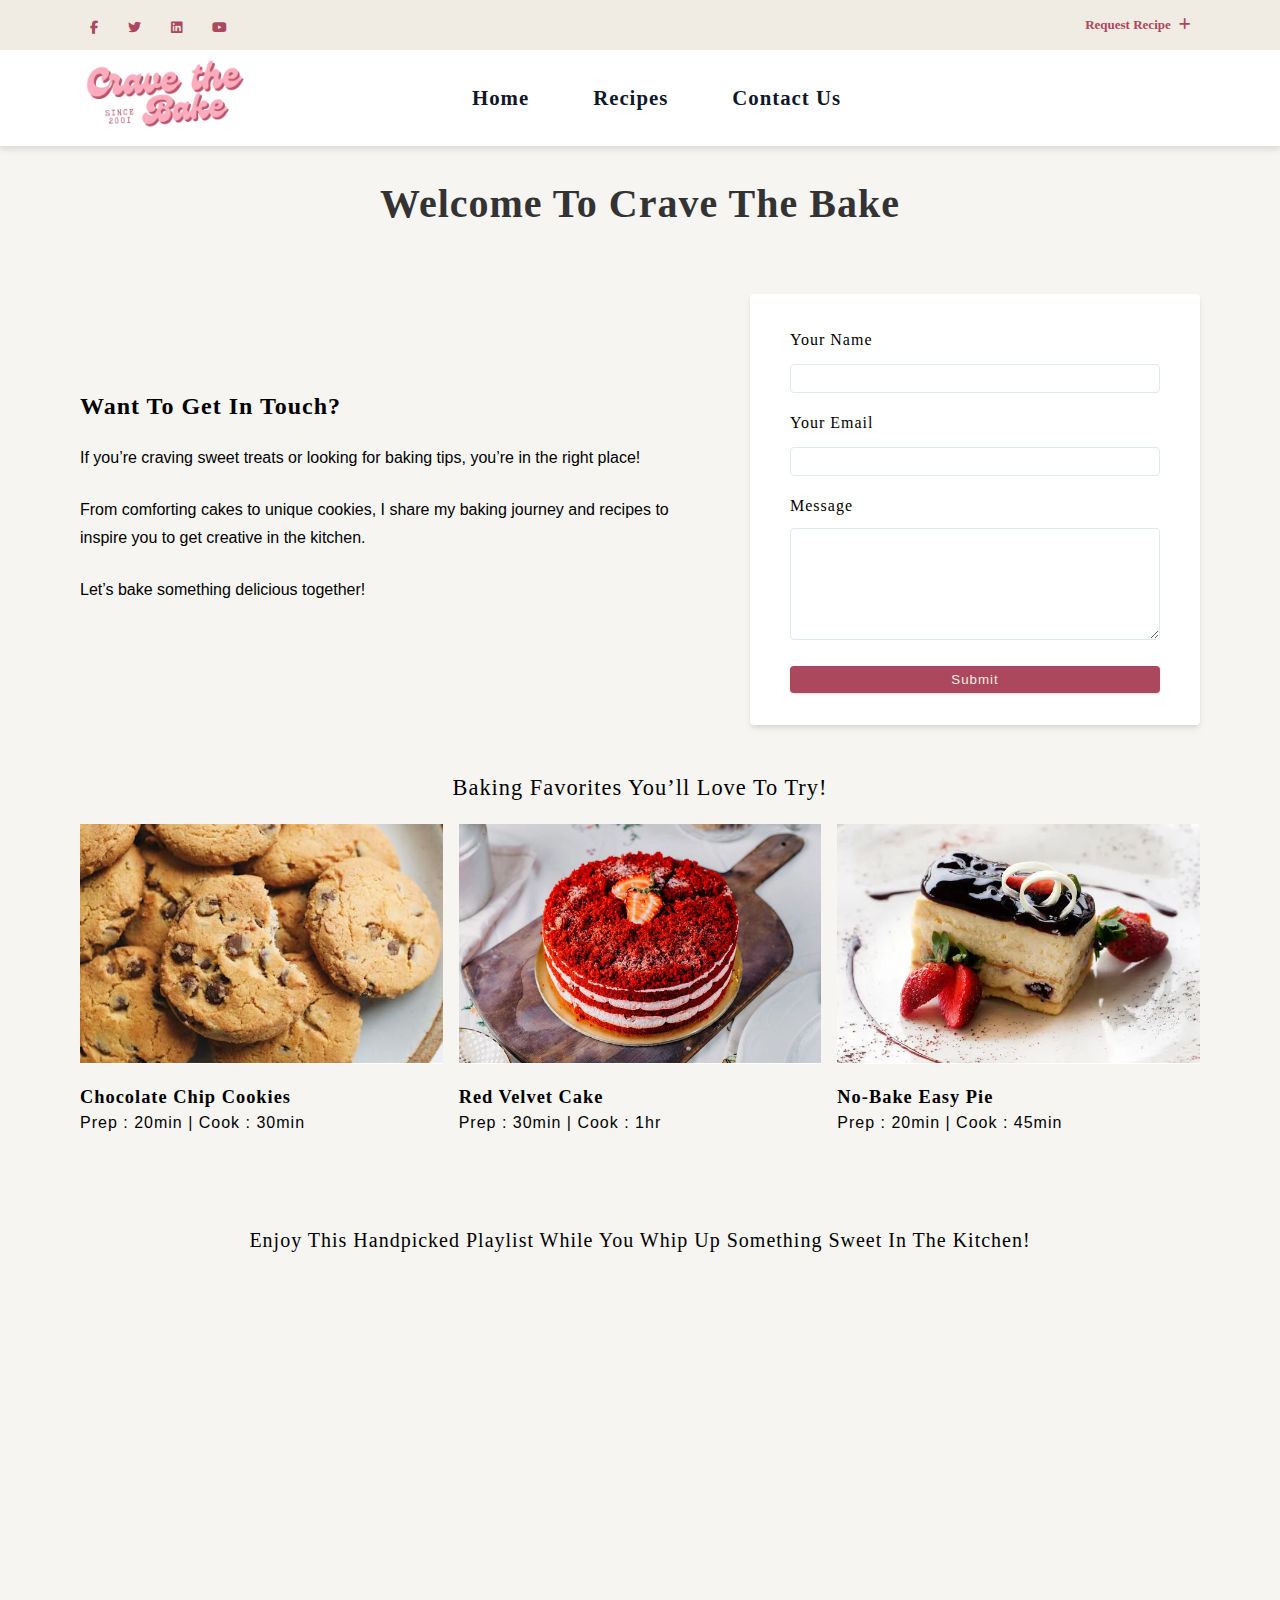
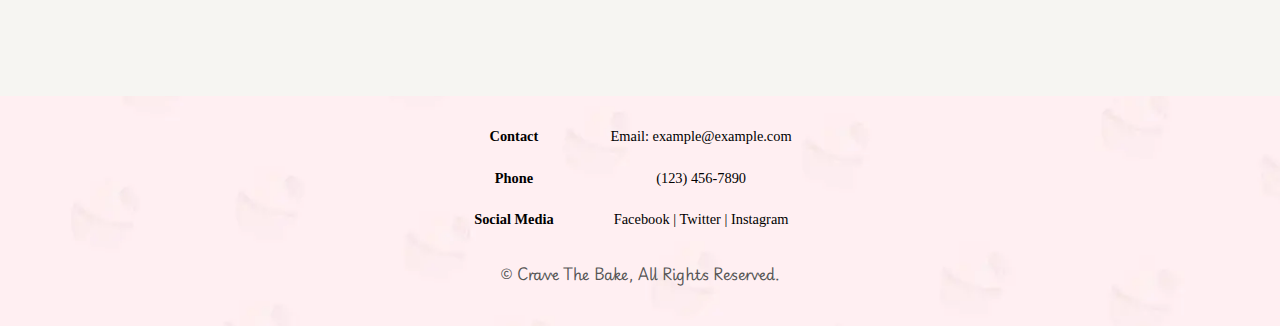
<file: contactUs.html>
<!DOCTYPE html>
<html lang="en">
  <head>
    <meta charset="UTF-8">
    <meta http-equiv="X-UA-Compatible" content="IE=edge">
    <meta name="viewport" content="width=device-width, initial-scale=1.0">
    <title> Crave the Bake </title>
    <!-- favicon -->
    <link rel="shortcut icon" href="./assets/favi-con.ico" type="image/x-icon">
    <!-- icons -->
    <link rel="stylesheet" href="https://cdnjs.cloudflare.com/ajax/libs/font-awesome/6.4.2/css/all.min.css">
    <!-- main css -->
    <link rel="stylesheet" href="./css/style.css">
  </head>
  <body>
    <!-- top nav  -->
        <div class="topnav">
            <div class="container flex">
                <div class="navicons flex">
                    <a href="/"><i class="fa-brands fa-facebook-f"></i></a>
                    <a href="/"><i class="fa-brands fa-twitter"></i></a>
                    <a href="/"><i class="fa-brands fa-linkedin"></i></a>
                    <a href="/"><i class="fa-brands fa-youtube"></i></a>
                </div>
                <a href="/" class="srbtn">Request Recipe <i class="fa-solid fa-plus"></i></a>
            </div>
        </div>
    <!-- nav  -->
    <!-- nav  -->
    <nav class="navbar">
      <div class="nav-center">
        <div class="nav-header">
          <a href="index.html" class="nav-logo">
            <img src="./assets/mylogo.webp" alt="Crave The Bake">
          </a>
          <button class="nav-btn btn">
            <i class="fas fa-align-justify"></i>
          </button>
        </div>
        <div class="nav-links">
          <a href="index.html" class="nav-link"> home </a>
          <a href="recipes.html" class="nav-link"> recipes </a>
          <a href="contactUs.html" class="nav-link"> Contact Us </a>
        </div>
      </div>
    </nav>
    <!-- end of nav -->
    
    <!-- Main Title -->
    <h1 class="center-heading">Welcome to Crave the Bake</h1> 
    
    <main class="page">
     <div class="contact-container">
          <article class="contact-info">
            <h3>Want To Get In Touch?</h3>
            <p>
              If you’re craving sweet treats or looking for baking tips, you’re in the right place!</p>
            <p>From comforting cakes to unique cookies, I share my baking journey and recipes to inspire you to get creative in the kitchen.</p>
            <p>Let’s bake something delicious together!</p>
          </article>
          <div>
            <form class="form contact-form">
              <div class="form-row">
                <label for="name" class="form-label">your name</label>
                <input type="text" name="name" id="name" class="form-input">
              </div>
              <div class="form-row">
                <label for="email" class="form-label">your email</label>
                <input type="text" name="email" id="email" class="form-input">
              </div>
              <div class="form-row">
                <label for="message" class="form-label">message</label>
                <textarea name="message" id="message" class="form-textarea"></textarea>
              </div>
              <button type="submit" class="btn btn-block">
                submit
              </button>
            </form>
          </div>
        </div>
     <!-- featured recipes -->
      <section class="featured-recipes">
        <h4 class="featured-title">Baking Favorites You’ll Love to Try!</h4>
          <!-- end of tag container -->
          <!-- recipes list -->
          <div class="recipes-list">
            <!-- single recipe -->
            <a href="recipes.html" class="recipe">
              <img src="./assets/cookies.jpeg" class="img recipe-img" alt="Chocolate Chip Cookies">
              <h5>Chocolate Chip Cookies</h5>
              <p>Prep : 20min | Cook : 30min</p>
            </a>
            <!-- end of single recipe -->
            <!-- single recipe -->
            <a href="recipes.html" class="recipe">
              <img src="./assets/red-velvet-final2.webp" class="img recipe-img" alt="Red Velvet Cake">
              <h5>Red Velvet Cake</h5>
              <p>Prep : 30min | Cook : 1hr</p>
            </a>
            <!-- end of single recipe -->
            <!-- single recipe -->
            <a href="recipes.html" class="recipe">
              <img src="./assets/nobakee.webp" class="img recipe-img" alt="Fruit Pie">
              <h5>No-Bake easy Pie</h5>
              <p>Prep : 20min | Cook : 45min</p>
            </a>
          </div>
      </section>
    <!-- iframe-->
      <section class="music-playlist">
        <h5>Enjoy this handpicked playlist while you whip up something sweet in the kitchen!</h5>
        <iframe src="https://open.spotify.com/embed/playlist/3xRcOnWkcD2OhnXp8LSuck?utm_source=generator" width="100%"
         height="380" frameBorder="0" allowfullscreen="" allow="autoplay; clipboard-write; 
         encrypted-media; fullscreen; picture-in-picture"></iframe>
      </section>
    </main>
    <!-- footer and Table-->
    <footer class="page-footer">
      <table class="footer-table">
        <tr>
          <td><strong>Contact</strong></td>
          <td>Email: example@example.com</td>
        </tr>
        <tr>
          <td><strong>Phone</strong></td>
          <td>(123) 456-7890</td>
        </tr>
        <tr>
          <td><strong>Social Media</strong></td>
          <td>
            <a href="#">Facebook</a> | 
            <a href="#">Twitter</a> | 
            <a href="#">Instagram</a>
          </td>
        </tr>
      </table>
      <p>&copy; Crave The Bake, All Rights Reserved.</p>
    </footer>
    <script src="./js/script.js" defer></script>
  </body>
  </html>
</file>
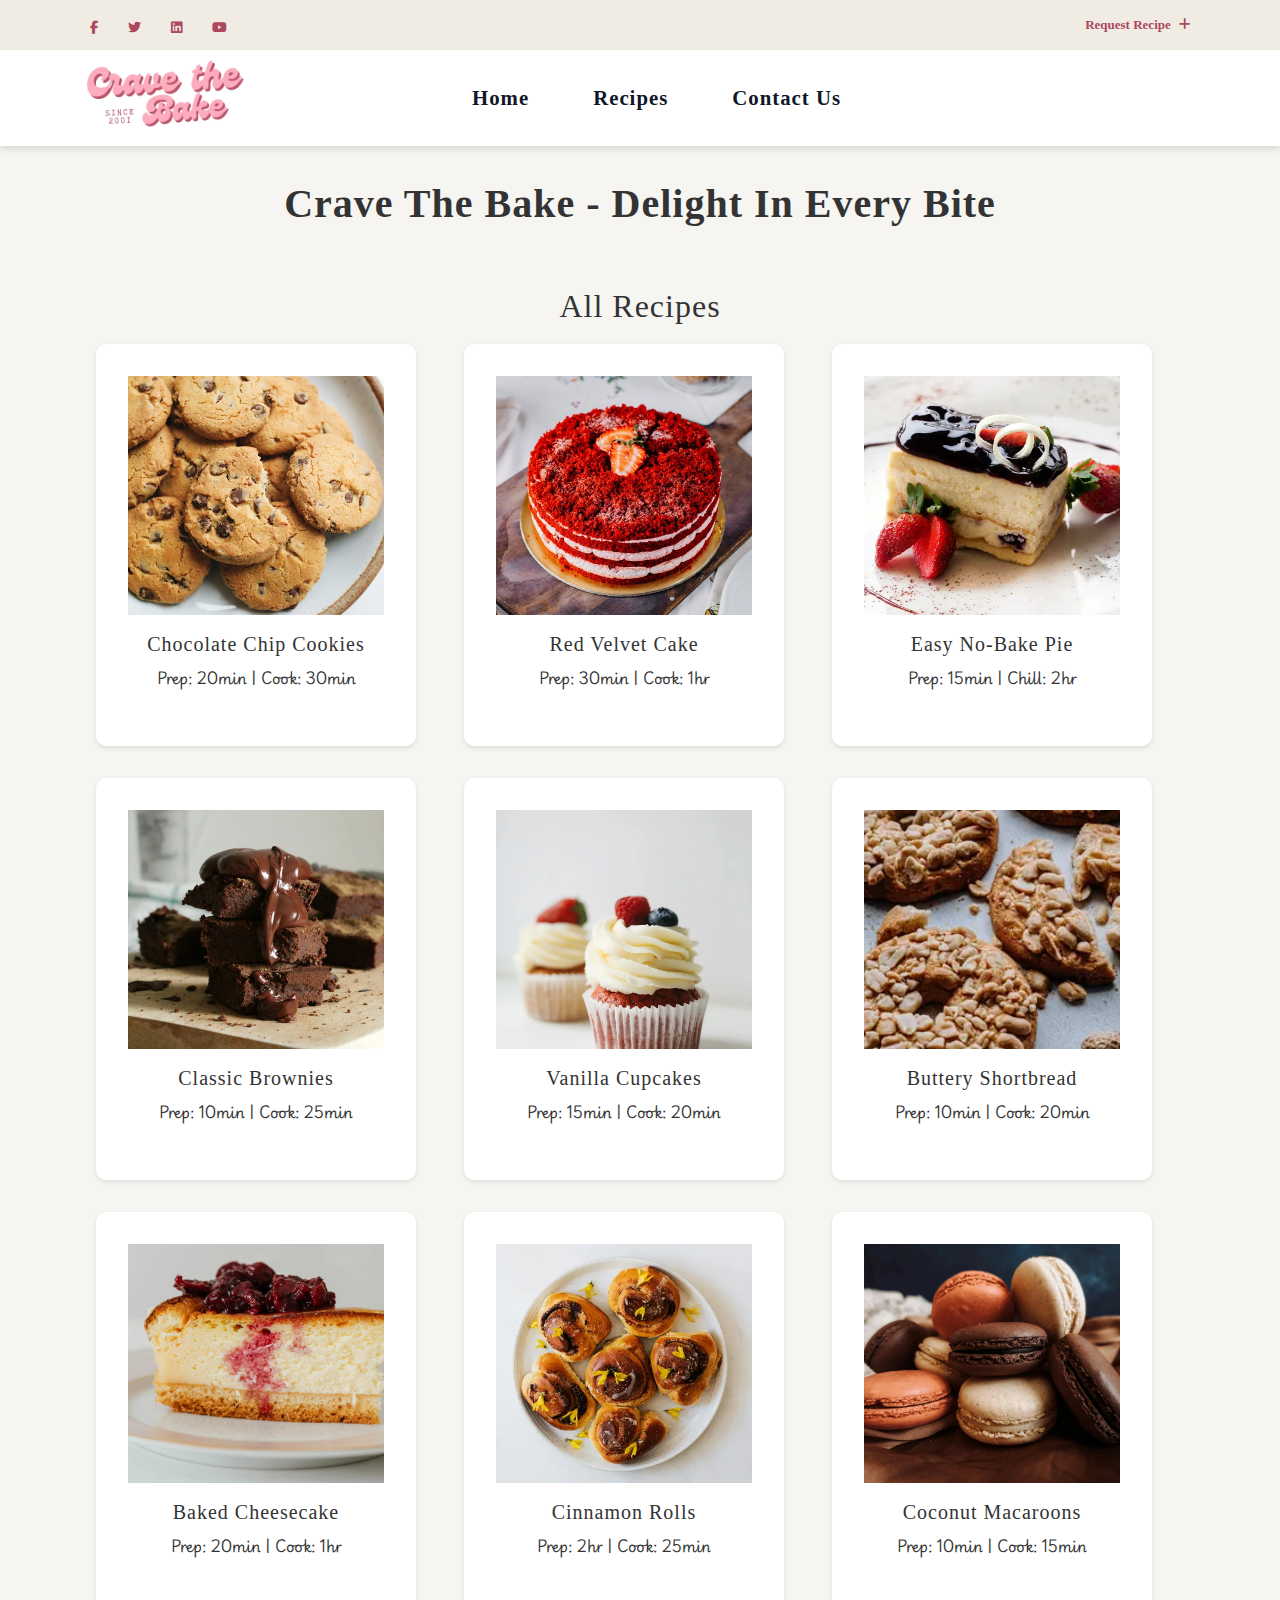
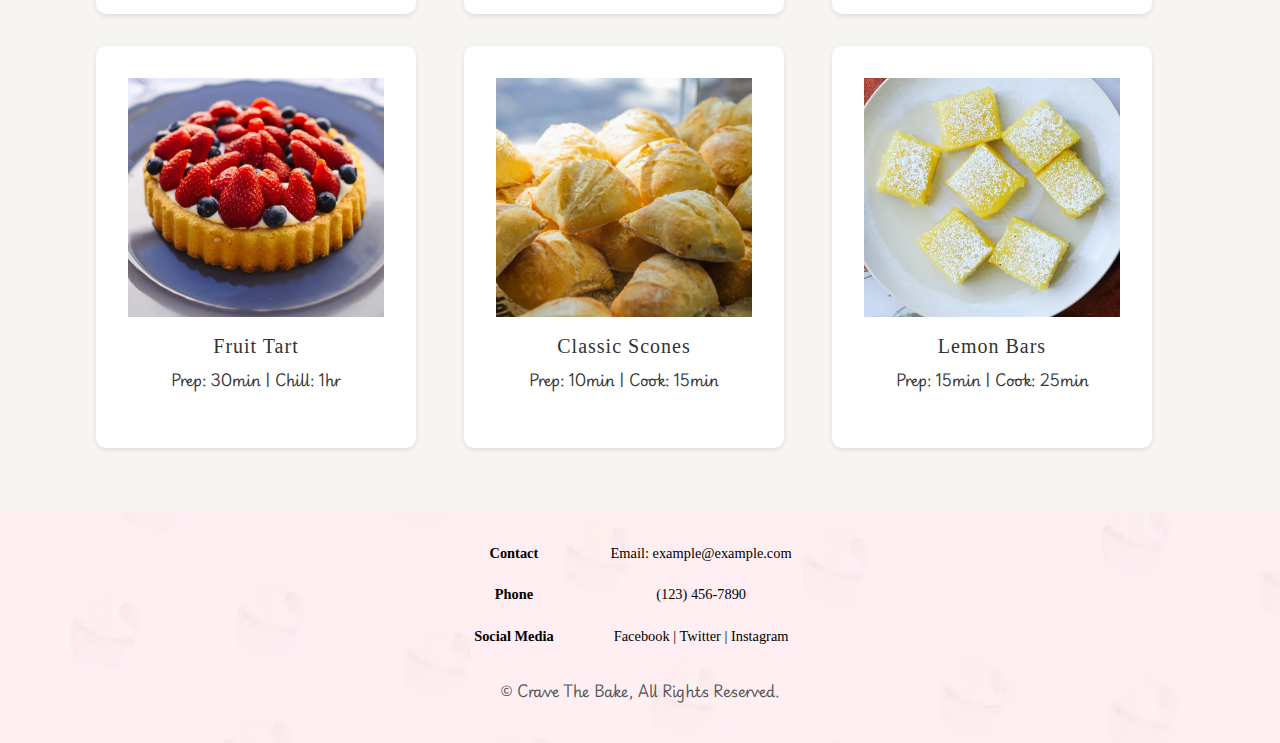
<file: recipes.html>
<!DOCTYPE html>
<html lang="en">
  <head>
    <meta charset="UTF-8">
    <meta http-equiv="X-UA-Compatible" content="IE=edge">
    <meta name="viewport" content="width=device-width, initial-scale=1.0">
    <title> Crave the Bake </title>
    <!-- favicon -->
    <link rel="shortcut icon" href="./assets/favi-con.ico" type="image/x-icon">
    <!-- icons -->
    <link rel="stylesheet" href="https://cdnjs.cloudflare.com/ajax/libs/font-awesome/6.4.2/css/all.min.css">
    <!-- main css -->
    <link rel="stylesheet" href="./css/style.css">
  </head>
  <body>
    <!-- top nav  -->
        <div class="topnav">
            <div class="container flex">
                <div class="navicons flex">
                    <a href="/"><i class="fa-brands fa-facebook-f"></i></a>
                    <a href="/"><i class="fa-brands fa-twitter"></i></a>
                    <a href="/"><i class="fa-brands fa-linkedin"></i></a>
                    <a href="/"><i class="fa-brands fa-youtube"></i></a>
                </div>
                <a href="/" class="srbtn">Request Recipe <i class="fa-solid fa-plus"></i></a>
            </div>
        </div>
    <!-- nav  -->
    <!-- nav  -->
    <nav class="navbar">
      <div class="nav-center">
        <div class="nav-header">
          <a href="index.html" class="nav-logo">
            <img src="./assets/mylogo.webp" alt="Crave The Bake">
          </a>
          <button class="nav-btn btn">
            <i class="fas fa-align-justify"></i>
          </button>
        </div>
        <div class="nav-links">
          <a href="index.html" class="nav-link"> home </a>
          <a href="recipes.html" class="nav-link"> recipes </a>
          <a href="contactUs.html" class="nav-link"> Contact Us </a>
        </div>
      </div>
    </nav>
    <!-- end of nav -->

    <!-- Main Title -->
    <h1>Crave the Bake - Delight in Every Bite</h1>
    
    <main class="page">
      <section class="recipes-container">
        <h2 id="all-recipes-heading">All Recipes</h2>
        <div class="recipes-list">
          <div class="recipe-card">
            <div class="recipe-header">
              <img src="./assets/cookies.jpeg" alt="A plate of delicious chocolate chip cookies" class="recipe-img">
            <h5>Chocolate Chip Cookies</h5>
            <p>Prep: 20min | Cook: 30min</p>
          </div>
          <div class="recipe-details">
            <h6>Ingredients:</h6>
            <ul>
              <li>1 cup flour</li>
              <li>1/2 cup sugar</li>
              <li>1/4 cup chocolate chips</li>
            </ul>
            <h6>Steps:</h6>
            <p>Mix, bake, and enjoy!</p>
          </div>
        </div>
          <!-- Recipe 2 -->
          <div class="recipe-card">
            <div class="recipe-header">
              <img src="./assets/red-velvet-final2.webp" alt="A layered red velvet cake on a wooden board" class="recipe-img">
              <h5>Red Velvet Cake</h5>
              <p>Prep: 30min | Cook: 1hr</p>
            </div>
            <div class="recipe-details">
              <h6>Ingredients:</h6>
              <ul>
                <li>2 cups all-purpose flour</li>
                <li>1 cup buttermilk</li>
                <li>1/4 cup cocoa powder</li>
              </ul>
              <h6>Steps:</h6>
              <p>Whisk, bake, and frost!</p>
            </div>
          </div>
          <!-- Recipe 3 -->
          <div class="recipe-card">
            <div class="recipe-header">
              <img src="./assets/nobakee.webp" alt="Easy No-Bake Pie" class="recipe-img">
              <h5>Easy No-Bake Pie</h5>
              <p>Prep: 15min | Chill: 2hr</p>
            </div>
            <div class="recipe-details">
              <h6>Ingredients:</h6>
              <ul>
                <li>1 pre-made pie crust</li>
                <li>1 can sweetened condensed milk</li>
                <li>1/4 cup lemon juice</li>
              </ul>
              <h6>Steps:</h6>
              <p>Mix, pour, chill, and enjoy!</p>
            </div>
          </div>
          <!-- Recipe 4 -->
  <div class="recipe-card">
    <div class="recipe-header">
      <img src="./assets/brownies.webp" alt="fresh baked brownies on a wooden board" class="recipe-img">
      <h5>Classic Brownies</h5>
      <p>Prep: 10min | Cook: 25min</p>
    </div>
    <div class="recipe-details">
      <h6>Ingredients:</h6>
      <ul>
        <li>1/2 cup cocoa powder</li>
        <li>1 cup sugar</li>
        <li>1/2 cup butter</li>
      </ul>
      <h6>Steps:</h6>
      <p>Mix, bake, and slice.</p>
    </div>
  </div>

  <!-- Recipe 5 -->
  <div class="recipe-card">
    <div class="recipe-header">
      <img src="./assets/vanilla-cupcake.webp" alt="image of two vanilla cupcakes with fruit toppings" class="recipe-img">
      <h5>Vanilla Cupcakes</h5>
      <p>Prep: 15min | Cook: 20min</p>
    </div>
    <div class="recipe-details">
      <h6>Ingredients:</h6>
      <ul>
        <li>1 1/2 cups flour</li>
        <li>3/4 cup sugar</li>
        <li>1/2 cup butter</li>
      </ul>
      <h6>Steps:</h6>
      <p>Mix, bake, and decorate.</p>
    </div>
  </div>

  <!-- Recipe 6 -->
  <div class="recipe-card">
    <div class="recipe-header">
      <img src="./assets/shortbread.webp" alt="Image of shortbread on a baking tray" class="recipe-img">
      <h5>Buttery Shortbread</h5>
      <p>Prep: 10min | Cook: 20min</p>
    </div>
    <div class="recipe-details">
      <h6>Ingredients:</h6>
      <ul>
        <li>1 cup flour</li>
        <li>1/2 cup butter</li>
        <li>1/4 cup sugar</li>
      </ul>
      <h6>Steps:</h6>
      <p>Mix, shape, and bake.</p>
    </div>
  </div>

  <!-- Recipe 7 -->
  <div class="recipe-card">
    <div class="recipe-header">
      <img src="./assets/cheesecake.webp" alt="Image of a cheescake on a plate" class="recipe-img">
      <h5>Baked Cheesecake</h5>
      <p>Prep: 20min | Cook: 1hr</p>
    </div>
    <div class="recipe-details">
      <h6>Ingredients:</h6>
      <ul>
        <li>2 cups cream cheese</li>
        <li>1 cup sugar</li>
        <li>1 graham cracker crust</li>
      </ul>
      <h6>Steps:</h6>
      <p>Mix, bake, and chill.</p>
    </div>
  </div>

  <!-- Recipe 8 -->
  <div class="recipe-card">
    <div class="recipe-header">
      <img src="./assets/cinnamon.webp" alt="Image of garnished cinnamon rolls on a plate" class="recipe-img">
      <h5>Cinnamon Rolls</h5>
      <p>Prep: 2hr | Cook: 25min</p>
    </div>
    <div class="recipe-details">
      <h6>Ingredients:</h6>
      <ul>
        <li>3 cups flour</li>
        <li>1/2 cup sugar</li>
        <li>1 tbsp cinnamon</li>
      </ul>
      <h6>Steps:</h6>
      <p>Knead, roll, and bake.</p>
    </div>
  </div>

  <!-- Recipe 9 -->
  <div class="recipe-card">
    <div class="recipe-header">
      <img src="./assets/macarons.webp" alt="Image of multiple of macarons on a plate" class="recipe-img">
      <h5>Coconut Macaroons</h5>
      <p>Prep: 10min | Cook: 15min</p>
    </div>
    <div class="recipe-details">
      <h6>Ingredients:</h6>
      <ul>
        <li>2 cups shredded coconut</li>
        <li>1/2 cup condensed milk</li>
        <li>1 tsp vanilla extract</li>
      </ul>
      <h6>Steps:</h6>
      <p>Mix, shape, and bake.</p>
    </div>
  </div>

  <!-- Recipe 10 -->
  <div class="recipe-card">
    <div class="recipe-header">
      <img src="./assets/fruit-tart.webp" alt="Image of a fruit tart with fruit toppings" class="recipe-img">
      <h5>Fruit Tart</h5>
      <p>Prep: 30min | Chill: 1hr</p>
    </div>
    <div class="recipe-details">
      <h6>Ingredients:</h6>
      <ul>
        <li>1 tart crust</li>
        <li>2 cups custard</li>
        <li>1 cup fresh fruit</li>
      </ul>
      <h6>Steps:</h6>
      <p>Assemble, chill, and serve.</p>
    </div>
  </div>

  <!-- Recipe 11 -->
  <div class="recipe-card">
    <div class="recipe-header">
      <img src="./assets/scones.webp" alt="Image of freshly baked scones" class="recipe-img">
      <h5>Classic Scones</h5>
      <p>Prep: 10min | Cook: 15min</p>
    </div>
    <div class="recipe-details">
      <h6>Ingredients:</h6>
      <ul>
        <li>2 cups flour</li>
        <li>1/3 cup sugar</li>
        <li>1/2 cup cream</li>
      </ul>
      <h6>Steps:</h6>
      <p>Mix, bake, and serve warm.</p>
    </div>
  </div>

  <!-- Recipe 12 -->
  <div class="recipe-card">
    <div class="recipe-header">
      <img src="./assets/lemon.webp" alt="Image of lemon bars sprinkled with powder sugar" class="recipe-img">
      <h5>Lemon Bars</h5>
      <p>Prep: 15min | Cook: 25min</p>
    </div>
    <div class="recipe-details">
      <h6>Ingredients:</h6>
      <ul>
        <li>1 cup flour</li>
        <li>1/2 cup sugar</li>
        <li>1/2 cup lemon juice</li>
      </ul>
      <h6>Steps:</h6>
      <p>Mix, bake, and cool.</p>
    </div>
  </div>
</div>
</section>
</main>
    <!-- footer Table-->
    <footer class="page-footer">
      <table class="footer-table">
        <tr>
          <td><strong>Contact</strong></td>
          <td>Email: example@example.com</td>
        </tr>
        <tr>
          <td><strong>Phone</strong></td>
          <td>(123) 456-7890</td>
        </tr>
        <tr>
          <td><strong>Social Media</strong></td>
          <td>
            <a href="#">Facebook</a> | 
            <a href="#">Twitter</a> | 
            <a href="#">Instagram</a>
          </td>
        </tr>
      </table>
      <p>&copy; Crave The Bake, All Rights Reserved.</p>
    </footer>
    <script src="./js/script.js" defer></script>
  </body>
  </html>
</file>
<file: css/style.css>
@import url("https://fonts.googleapis.com/css2?family=Playwrite+GB+S:ital,wght@0,100..400;1,100..400&display=swap");
@import url("https://fonts.googleapis.com/css2?family=Josefin+Sans:ital,wght@0,100..700;1,100..700&family=Playwrite+GB+S:ital,wght@0,100..400;1,100..400&display=swap");

*{
    margin: 0;
    padding: 0;
    box-sizing: border-box;
}

    
:root{
      /* colors */
  --primary-100: #fae4e9;
  --primary-200: #ffadbe;
  --primary-300: #ed9dab;
  --primary-400: #ed869c;
  --primary-500: #e5748d;
  --primary-600: #b45e71;
  --primary-700: #bf5269;
  --primary-800: #ac485e;
  --primary-900: #141233;

  /* grey */
  --grey-50:  #f8fafc;
  --grey-100: #f1f5f9;
  --grey-200: #e2e8f0;
  --grey-300: #cbd5e1;
  --grey-400: #94a3b8;
  --grey-500: #64748b;
  --grey-600: #475569;
  --grey-700: #334155;
  --grey-800: #1e293b;
  --grey-900: #0f172a;

  /* rest of the colors */
  --black: #222;
  --white: #fff;
  --red-light: hwb(355 84% 3%);
  --red-dark: #842029;
  --green-light: #d1e7dd;
  --green-dark: #0f5132;
  --bg-color: #F6F5F2;
  --accent-color: #F0EBE3;
  --pop-color: #fff0f0;
  --extra-pop-color: #F3D0D7;
  --text-color: #000000;
    
    /* fonts  */
    --headingFont: Georgia, 'Times New Roman', Times, serif;
    --bodyFont: 'Roboto', sans-serif;
    --accentFont: 'Playwrite GB S';
     /* rest of the vars */
  --borderRadius: 0.25rem;
  --letterSpacing: 1px;
  --transition: 0.3s ease-in-out all;
  --max-width: 1120px;
  --fixed-width: 600px;

     /* box shadow*/
  --shadow-1: 0 1px 3px 0 rgba(0, 0, 0, 0.1), 0 1px 2px 0 rgba(0, 0, 0, 0.06);
  --shadow-2: 0 4px 6px -1px rgba(0, 0, 0, 0.1),
    0 2px 4px -1px rgba(0, 0, 0, 0.06);
  --shadow-3: 0 10px 15px -3px rgba(0, 0, 0, 0.1),
    0 4px 6px -2px rgba(0, 0, 0, 0.05);
  --shadow-4: 0 20px 25px -5px rgba(0, 0, 0, 0.1),
    0 10px 10px -5px rgba(0, 0, 0, 0.04);
}
.container{
    max-width: 1100px;
    margin: auto;
}
.flex{
    display: flex;
    align-items: center;
}

a{
    text-decoration: none;
    color: inherit;
}
li{
    list-style: none;

}
     /* menu buttons*/
body {
    background: var(--bg-color);
    font-family: var(--accentFont);
    font-weight: 400;
    line-height: 1.75;
    color: var(--text-color);
  }
  
  p {
    margin-top: 0;
    margin-bottom: 1.5rem;
    max-width: 40em;
  }
  
  h1,
  h2,
  h3,
  h4,
  h5 {
    margin: 0;
    margin-bottom: 1.38rem;
    font-family: var(--headingFont);
    font-weight: 400;
    line-height: 1.3;
    text-transform: capitalize;
    letter-spacing: var(--letterSpacing);
  }
  
  h1 {
    text-align: center;
    margin-top: 2rem; 
    margin-bottom: 0.5rem;
    font-size: 2.5rem;
    font-weight: 550;
    color: #333;
  }
  
  h2 {
    font-size: 2rem;
  }
  
  h3 {
    font-size: 1.5rem;
  }
  
  h4 {
    font-size: 1.4rem;
  }
  
  h5 {
    font-size: 1.25rem;
  }
  h6 {
    font-size: 0.9rem;
  }
  
  small,
  .text-small {
    font-size: var(--smallText);
  }
  
  a {
    text-decoration: none;
  }
  ul {
    list-style-type: none;
    padding: 0;
  }
  
  .img {
    width: 100%;
    display: block;
    object-fit: cover;
  }
  /* buttons */
  
  .btn {
    cursor: pointer;
    color: var(--accent-color);
    background: var(--primary-800);
    border: transparent;
    border-radius: var(--borderRadius);
    letter-spacing: var(--letterSpacing);
    padding: 0.375rem 0.75rem;
    box-shadow: var(--shadow-1);
    transition: var(--transtion);
    text-transform: capitalize;
    display: inline-block;
  }
  .btn:hover {
    background: var(--primary-400);
    box-shadow: var(--shadow-3);
  }
  .btn-hipster {
    color: var(--primary-500);
    background: var(--primary-200);
  }
  .btn-hipster:hover {
    color: var(--primary-200);
    background: var(--primary-700);
  }
  .btn-block {
    width: 100%;
  }
  
  /* alerts */
  .alert {
    padding: 0.375rem 0.75rem;
    margin-bottom: 1rem;
    border-color: transparent;
    border-radius: var(--borderRadius);
  }
  
  .alert-danger {
    color: var(--red-dark);
    background: var(--red-light);
  }
  .alert-success {
    color: var(--green-dark);
    background: var(--green-light);
  }
  /* form */
  
  .form {
    width: 90vw;
    max-width: var(--fixed-width);
    background: var(--white);
    border-radius: var(--borderRadius);
    box-shadow: var(--shadow-2);
    padding: 2rem 2.5rem;
    margin: 3rem auto;
  }
  .form-label {
    display: block;
    font-size: var(--smallText);
    margin-bottom: 0.5rem;
    text-transform: capitalize;
    letter-spacing: var(--letterSpacing);
  }
  .form-input,
  .form-textarea {
    width: 100%;
    padding: 0.375rem 0.75rem;
    border-radius: var(--borderRadius);
    background: var(--backgroundColor);
    border: 1px solid var(--grey-200);
  }
  
  .form-row {
    margin-bottom: 1rem;
  }
  
  .form-textarea {
    height: 7rem;
  }
  ::placeholder {
    font-family: inherit;
    color: var(--grey-400);
  }
  .form-alert {
    color: var(--red-dark);
    letter-spacing: var(--letterSpacing);
    text-transform: capitalize;
  }
  /* alert */
  
  @keyframes spinner {
    to {
      transform: rotate(360deg);
    }
  }
  
  .loading {
    width: 6rem;
    height: 6rem;
    border: 5px solid var(--grey-400);
    border-radius: 50%;
    border-top-color: var(--primary-500);
    animation: spinner 0.6s linear infinite;
  }
  .loading {
    margin: 0 auto;
  }
  /* title */
  
  .title {
    text-align: center;
  }
  
  .title-underline {
    background: var(--primary-500);
    width: 7rem;
    height: 0.25rem;
    margin: 0 auto;
    margin-top: -1rem;
  }
  /*
=============== 
Top Navbar
===============
*/
.topnav{
    width:100%;
    height: 50px;
    background-color: var(--accent-color); 
    color: var(--primary-800);
}
.topnav .container{
    justify-content: space-between;
    width: 100%;
    height: 100%;
}
.navicons{
    gap: 30px;
}

.navicons i{
    font-size: 13px;
}

.navicons a:hover i{
    color: var(--primary-900);
}

.srbtn {
    font-size: 13px;
    font-weight: 600;
    font-family: var(--headingFont);
    transition: 0.2s ease; 
    color: var(--primary-800); 
}

.srbtn i {
    margin-left: 5px;
    font-size: 13px;
    transition: 0.2s ease; 
}

.srbtn:hover {
    color: var(--black);
}

.srbtn:hover i {
    transform: rotate(90deg); 
    color: var(--primary-900); 
}
/*
=============== 
Navbar
===============
*/
.navbar {
  display: flex;
  align-items: center;
  justify-content: center;
  background-color: var(--white);
  box-shadow: 0 4px 6px rgba(0, 0, 0, 0.1); 
}
.nav-center {
  width: 90vw;
  max-width: var(--max-width);
}
.nav-header {
  height: 6rem;
  display: flex;
  justify-content: space-between;
  align-items: center;
}
.nav-header img {
  width: 230px;
}
.nav-logo {
  display: flex;
  align-items: flex-end;
  margin-left: -30px;
}

.nav-btn {
  padding: 0.15rem 0.75rem;
}
.nav-btn i {
  font-size: 1.25rem;
}
.nav-links {
  height: 0;
  overflow: hidden;
  display: flex;
  flex-direction: column;
  transition: var(--transition);
}
.show-links {
  height: 16.9375rem;
}

.nav-link {
  display: block;
  text-align: center;
  font-size: 1.25rem;
  text-transform: capitalize;
  color: var(--grey-900);
  font-weight: 600;
  font-family: var(--headingFont);
  letter-spacing: var(--letterSpacing);
  padding: 1rem 0;
  border-top: 1px solid var(--grey-500);
  transition: var(--transition);
}
.nav-link:hover {
  color: var(--primary-800);
}

.contact-link a {
  padding: 0.15rem 1rem;
}

@media screen and (min-width: 992px) {
  .navbar {
    height: 6rem;
  }
  .nav-center {
    display: flex;
    align-items: center;
  }
  .nav-header {
    padding: 0;
    margin-right: 2rem;
    height: auto;
  }

  .nav-btn {
    display: none;
  }
  .nav-links {
    height: auto !important;
    flex-direction: row;
    align-items: center;
    width: 100%;
    gap:3rem;
    margin-left: 10rem;
  }
  .nav-link {
    padding: 0;
    border-top: none;
    margin-right: 1rem;
    font-size: 1.30rem;
  }
  .contact-link {
    margin-right: 0;
    margin-left: auto;
  }
}
    
  /*
=============== 
Page
===============
*/

.page {
  width: 90vw;
  max-width: var(--max-width);
  margin: 0 auto;
}
.page {
  padding-top: 2rem;
  min-height: calc(100vh - (6rem + 4rem));
}
.center-heading {
  margin-bottom: 2rem;
}
  /*
=============== 
Footer Table
===============
*/

.page-footer {
  background-image: url('../assets/finalcustomFooter.webp');
  background-size: cover;
  background-position: center center;
  display: flex; 
  flex-direction: column; 
  align-items: center; 
  justify-content: center; 
  text-align: center;
  padding: 1rem;
  position: relative;
  color: var(--text-color);
  height: auto; 
}

.footer-table {
  width: 30%;
  margin: 0.3rem auto; 
  border-collapse: collapse;
  color: var(--text-color);
  font-family: var(--headingFont);
}

.footer-table td {
  padding: 0.5rem; 
  text-align: center;
  font-size: 0.9rem; 
}

.footer-table td a {
  color: var(--text-color);
  text-decoration: none;
}

.footer-table td a:hover {
  color: var(--primary-800); 
}

.page-footer p {
  margin-top: 1rem; 
  font-size: 0.9rem; 
  color: #555;
  text-align: center;
  font-family: var(--accentFont);
  max-width: 80%; 
}
  /*
=============== 
Homepage Hero
===============
*/

.hero {
    height: 20rem;
    position: relative;
    margin-bottom: 2rem;
    background: url('../assets/newnewhero.webp') center/cover no-repeat;
    border-radius: var(--borderRadius);
    box-shadow: 0 4px 6px rgba(0, 0, 0, 0.1)
  }
  .hero-container {
    position: absolute;
    top: 0;
    left: 0;
    width: 100%;
    height: 100%;
    display: flex;
    align-items: center;
    justify-content: center;
    background: rgba(0, 0, 0, 0.4);
    border-radius: var(--borderRadius);

  }
  .hero-text {
    color: var(--white);
    text-align: center;

  }
    .hero-text h1 {
    color: var(--white);
    text-align: center;
    }

  @media only screen and (min-width: 768px) {
    .hero-text h1 {
      font-size: 4rem;
      margin-bottom: 0;
    }
    .hero-text h4 {
      max-width: 90%;
    }
  }

  /*
=============== 
Recipes 
===============
*/
.recipes-container {
  max-width: 1200px;
  margin: 0 auto;
  padding: 1rem;
}
.recipes-list {
  display: grid;
  gap: 2rem 1rem;
  padding-bottom: 3rem;
  grid-template-columns: repeat(auto-fit, minmax(250px, 1fr)); 
  width: 100%;
  max-width: 1200px;
  margin: 0 auto;
}

.recipes-container h2 {
  text-align: center;
  margin-bottom: 1rem;
  color: #333;
  font-family:var(--headingFont);
}
.recipes-grid {
  display: grid;
  grid-template-columns: 1fr; 
  gap: 2rem;
}

.recipe {
  display: block;
}

.recipe-img {
  height: 12rem; 
  object-fit: cover; 
  width: 100%;
  border-bottom: 1px solid #ffffff;
}


.recipe h5 {
  margin-bottom: 0;
  margin-top: 1.5rem;
  line-height: 1;
  font-weight: 600;
  color: var(--text-color);
}

.recipe p {
  margin-bottom: 2rem;
  font-family: var(--bodyFont);
  line-height: 1;
  color: var(--text-color);
  margin-top: 0.5rem;
  letter-spacing: var(--letterSpacing);
}

/* Small Screens */
@media screen and (min-width: 576px) {
  .recipe-img {
    height: 15rem; 
  }
}

/* Medium Screens */
@media screen and (min-width: 768px) {
  .recipes-list {
    grid-template-columns: 1fr 1fr; 
  }
}

/* Large Screens */
@media screen and (min-width: 992px) {
  .recipes-list {
    grid-template-columns: repeat(3, 1fr); 
  }
  .recipe-card {
    max-width: 320px; 
  }
  .recipe-img {
    height: 15rem; 
  }
}

/* Recipes Page Cards */
.recipe-card {
  border-radius: 10px;
  overflow: hidden;
  background-color: white;
  padding: 1rem;
  box-shadow: 0 2px 5px rgba(0, 0, 0, 0.1);
  transition: transform 0.3s ease, box-shadow 0.3s ease;
  display: flex;
  flex-direction: column; 
}
.recipe-card.expanded {
  transform: scale(1.05); 
  height: auto; 
  box-shadow: 0 5px 15px rgba(0, 0, 0, 0.2); 
}
  .recipe-header {
    padding: 1rem;
    text-align: center;
  }
  
  .recipe-header h5 {
    font-size: 1.25rem;
    text-align: center;
    margin: 0.5rem 0;
    color: #333; 
  }
  
  .recipe-header p {
    font-size: 0.9rem;

    color: #333; 
  }
  
  .recipe-details {
    display: none; 
  }
  .recipe-details li {
    font-family: var(--headingFont);
  }
  .recipe-details p {
    font-family: var(--headingFont);
  }
  .recipe-card.expanded .recipe-details {
    display: block; 
  }
  /* Small Screens */
  @media screen and (min-width: 576px) {
    .recipe-img {
      height: 15rem; 
    }
  }
  /* Medium Screens */
  @media screen and (min-width: 768px) {
    .recipes-grid {
      grid-template-columns: repeat(2, 1fr); 
    }
  }
 /* Large Screens */
  @media screen and (min-width: 992px) {
    .recipes-grid {
      grid-template-columns: repeat(3, 1fr); 
    }
  }
  
  .tags-container {
    order: 0;
  }

  .tags-list {
    display: grid;
    grid-template-columns: 1fr;
  }


@media screen and (min-width: 1200px) {
  .recipe h5 {
    font-size: 1.15rem;
  }
  .recipes-list {
    grid-template-columns: 1fr 1fr 1fr;
  }
}
/*
=============== 
Error
===============
*/
.error-page {
  text-align: center;
  padding-top: 5rem;
}
.error-page h1 {
  font-size: 9rem;
}

/*
=============== 
Contact Us Form
===============
*/
.contact-form {
  width: 100%;
  margin: 0;
}
.contact-container {
  display: grid;
  gap: 2rem 3rem;
  padding-bottom: 3rem;
}

@media screen and (min-width: 992px) {
  .contact-container {
    grid-template-columns: 1fr 450px;
    align-items: center;
  }
}
.contact-info h3 {
  font-weight: 800;
}
.contact-info p {
  font-family: var(--bodyFont)
}
.form-label {
font-family: var(--headingFont);
}

.featured-title {
  text-align: center;
}

/*
=============== 
Recipe Template
===============
*/

.recipe-hero {
  display: grid;
  gap: 3rem;
}

.recipe-hero-img {
  height: 300px;
  border-radius: var(--borderRadius);
}
.recipe-info p {
  color: var(--grey-600);
}
.recipe-icons {
  display: grid;
  grid-template-columns: repeat(3, 1fr);
  gap: 1rem;
  margin: 2rem 0;
  text-align: center;
}
.recipe-icons i {
  font-size: 1.5rem;
  color: var(--primary-500);
}
.recipe-icons h5,
.recipe-icons p {
  margin-bottom: 0;
  font-size: 0.85em;
}

.recipe-icons p {
  color: var(--grey-600);
}
.recipe-tags {
  display: flex;
  align-items: center;
  flex-wrap: wrap;
  font-size: 0.7em;
  font-weight: 600;
}
.recipe-tags a {
  background: var(--primary-500);
  border-radius: var(--borderRadius);
  color: var(--white);
  padding: 0.05rem 0.5rem;
  margin: 0 0.25rem;
  text-transform: capitalize;
}
@media screen and (min-width: 992px) {
  .recipe-hero {
    grid-template-columns: 4fr 5fr;
    align-items: center;
  }
}
.recipe-content {
  padding: 3rem 0;
  display: grid;
  gap: 2rem 5rem;
}
@media screen and (min-width: 992px) {
  .recipe-content {
    grid-template-columns: 2fr 1fr;
  }
}
.single-instruction header {
  display: grid;
  grid-template-columns: auto 1fr;
  gap: 1.5rem;
  align-items: center;
}
.single-instruction header p {
  text-transform: uppercase;
  font-weight: 600;
  color: var(--primary-500);
  margin-bottom: 0;
}
.single-instruction > p {
  color: var(--grey-700);
}

.single-instruction header div {
  height: 2px;
  background: var(--grey-300);
}

.second-column {
  display: grid;
  row-gap: 2rem;
}

.single-ingredient {
  border-bottom: 2px solid var(--grey-300);
  padding-bottom: 0.75rem;
  color: var(--grey-700);
}
.single-tool {
  border-bottom: 2px solid var(--grey-300);
  padding-bottom: 0.75rem;
  color: var(--primary-500);
  text-transform: capitalize;
}
/*
=============== 
Video Section
===============
/* Video Container */
.video-container {
  position: relative;
  width: 100%; 
  max-width: 600px; 
  margin: auto;
  margin-top: 3rem;
  margin-bottom: 1.5rem;
  padding: 0 10px; 
  box-sizing: border-box; 
}

/* Video Heading */
.video-container h2 {
  text-align: center;
  margin-bottom: 1.5rem;
  margin-top: 1.5rem;
  color: #333;
}

/* Thumbnail Image */
.video-thumbnail {
  width: 100%; 
  max-width: 100%; 
  cursor: pointer;
}

/* Play Button */
.play-button {
  position: absolute;
  top: 50%;
  left: 50%;
  transform: translate(-50%, -50%);
  padding: 10px 20px;
  background-color: rgba(0, 0, 0, 0.7);
  color: white;
  border: none;
  font-size: 18px;
  cursor: pointer;
}

/* Embed Section (iframe) */
.video-embed {
  display: none;
}

#youtube-embed {
  display: block;
  margin: 0 auto;
  width: 90%; 
  max-width: 560px;
  margin-bottom: 2rem;
}

/* Mobile View Adjustments */
@media (max-width: 600px) {
  .video-thumbnail {
    width: 100%; 
  }
  
  .play-button {
    font-size: 16px; 
  }
}

/*
=============== 
Categories Section
===============
*/

.recipe-categories {
  background-color: var(--white); 
  padding: 2rem 1rem; 
  text-align: center; 
}

.recipe-categories h2 {
  margin-bottom: 1.5rem;
  margin-top: 1rem;
  color: #333; 
}

.categories-container {
  display: grid;
  grid-template-columns: repeat(auto-fit, minmax(200px, 1fr)); 
  gap: 1.5rem;
}

.category {
  background-color: var(--bg-color);
  border-radius: 10px;
  box-shadow: 0 4px 6px rgba(0, 0, 0, 0.1);
  padding: 1rem;
  text-align: center;
  transition: transform 0.3s ease;
}

.category:hover {
  transform: translateY(-5px);
}

.category-icon {
  width: 60px;
  height: 60px;
  margin-bottom: 1rem;
}

.category h3 {
  font-size: 1.5rem;
  margin-bottom: 0.5rem;
  color: var(--text-color);
}

.category p {
  font-size: 1rem;
  font-family: var(--bodyFont);
  color: var(--text-color);
}
/*
=============== 
Testimonial Section
===============
*/
.testimonials {
  background-color: var(--white); 
  padding: 5rem 1rem; 
  text-align: center;
}

.testimonials h2 {
  margin-top: -1rem;
  margin-bottom: 1.5rem;
  color: #333;
}

.testimonials-container {
  display: flex;
  flex-wrap: wrap; 
  gap: 2rem;
  justify-content: center; 
}

.testimonial {
  background-color:var(--primary-100);
  border-radius: 8px;
  box-shadow: 0 4px 6px rgba(0, 0, 0, 0.1);
  padding: 1.5rem;
  max-width: 300px;
  text-align: left;
}

.testimonial p {
  font-family: var(--bodyFont);
    color: #555;
  margin-bottom: 1rem;
}

.testimonial cite {
  display: block;
  text-align: right;
  font-weight: bold;
  color: #333;
}
/*
=============== 
Music iFrame
===============
*/
.music-playlist {
  margin-bottom: 2rem;
}
.music-playlist h5 {
  margin-top: 1rem;
  margin-bottom: 1.5rem;
  font-weight: 400;
  text-align: center;
}
</file>
